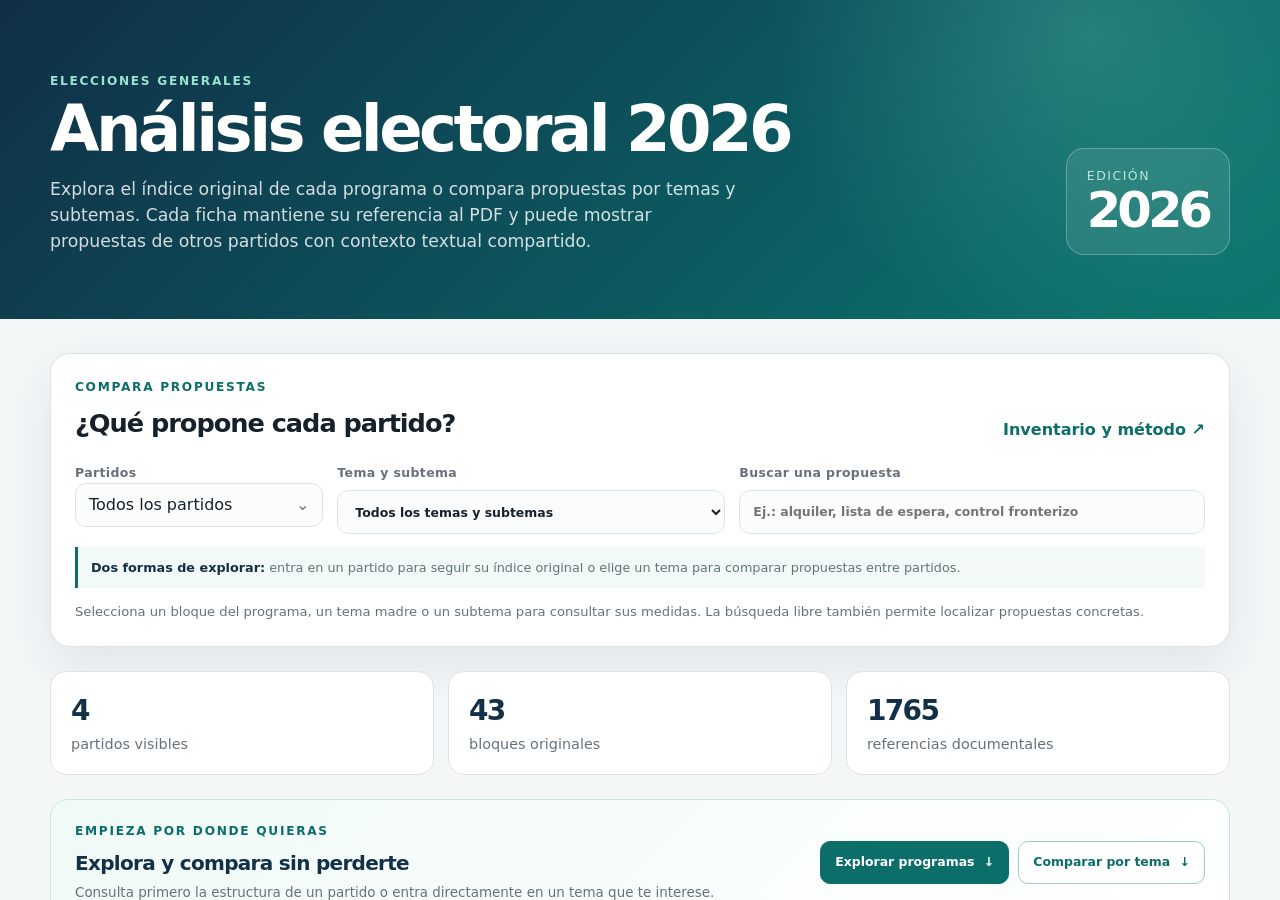
<file: index.html>
<!doctype html>
<html lang="es">
  <head>
    <meta charset="utf-8" />
    <meta name="viewport" content="width=device-width, initial-scale=1" />
    <meta http-equiv="refresh" content="0; url=./web/" />
    <title>Análisis electoral 2026</title>
    <style>
      body { margin: 0; padding: 3rem 1.25rem; color: #15364b; background: #eef3f4; font: 16px/1.5 system-ui, sans-serif; }
      main { max-width: 38rem; margin: 10vh auto; padding: 2rem; border: 1px solid #d7e1e5; border-radius: 1rem; background: white; }
      a { color: #08766f; font-weight: 700; }
    </style>
  </head>
  <body>
    <main>
      <h1>Análisis electoral 2026</h1>
      <p>Abriendo el análisis…</p>
      <p>Si no se abre automáticamente, <a href="./web/">entra aquí</a>.</p>
    </main>
  </body>
</html>
</file>
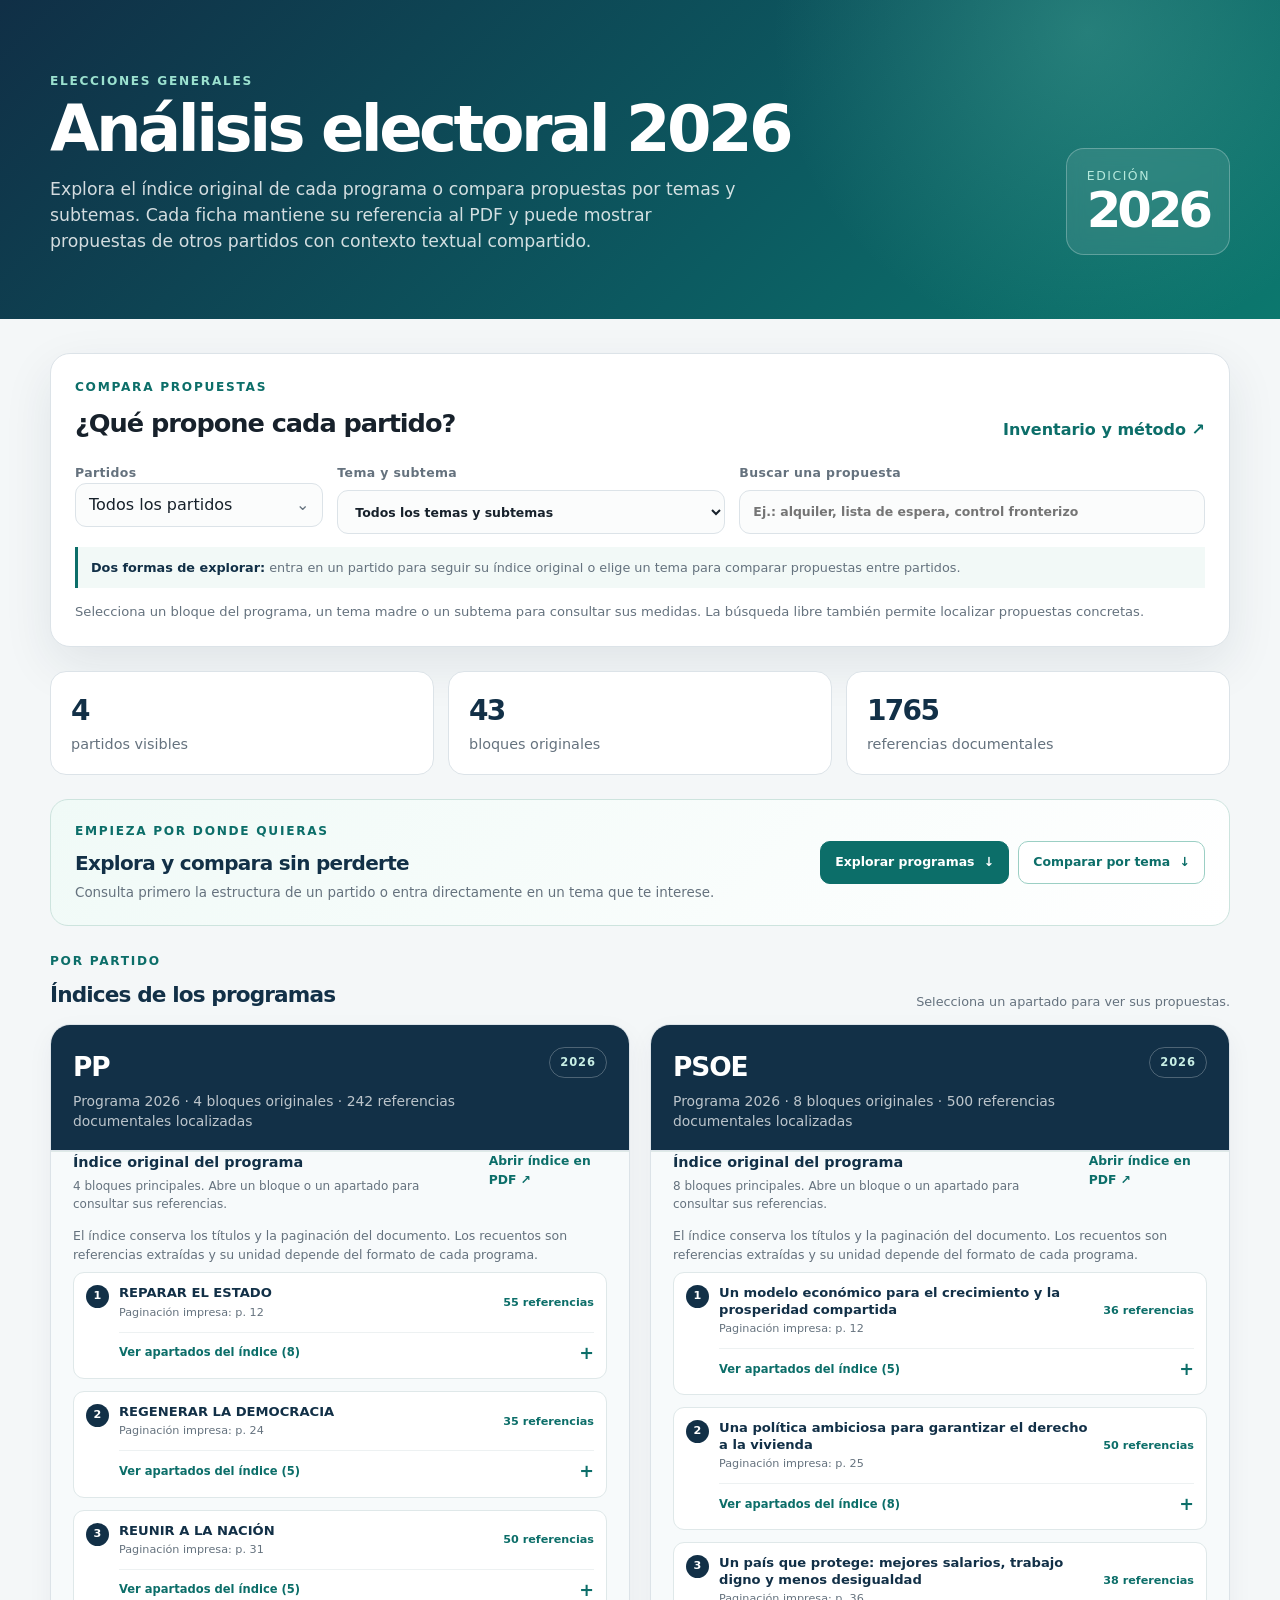
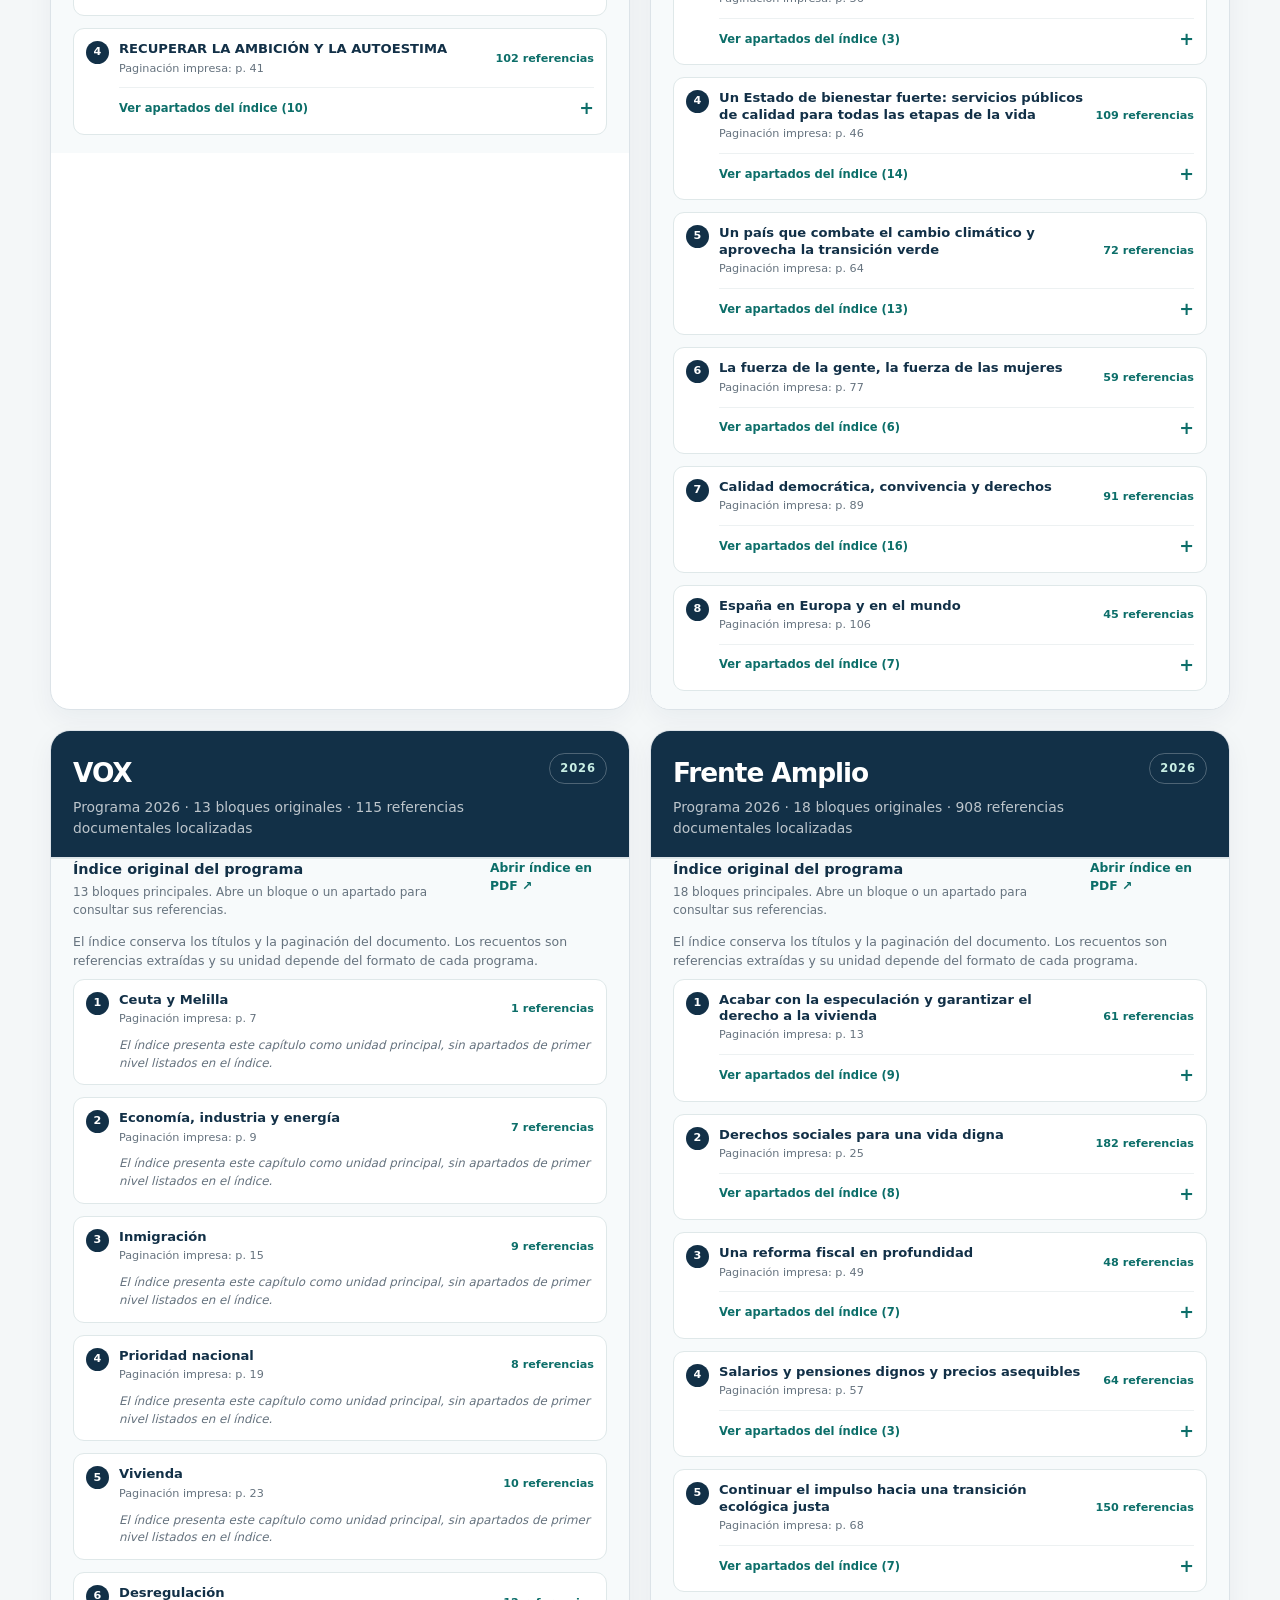
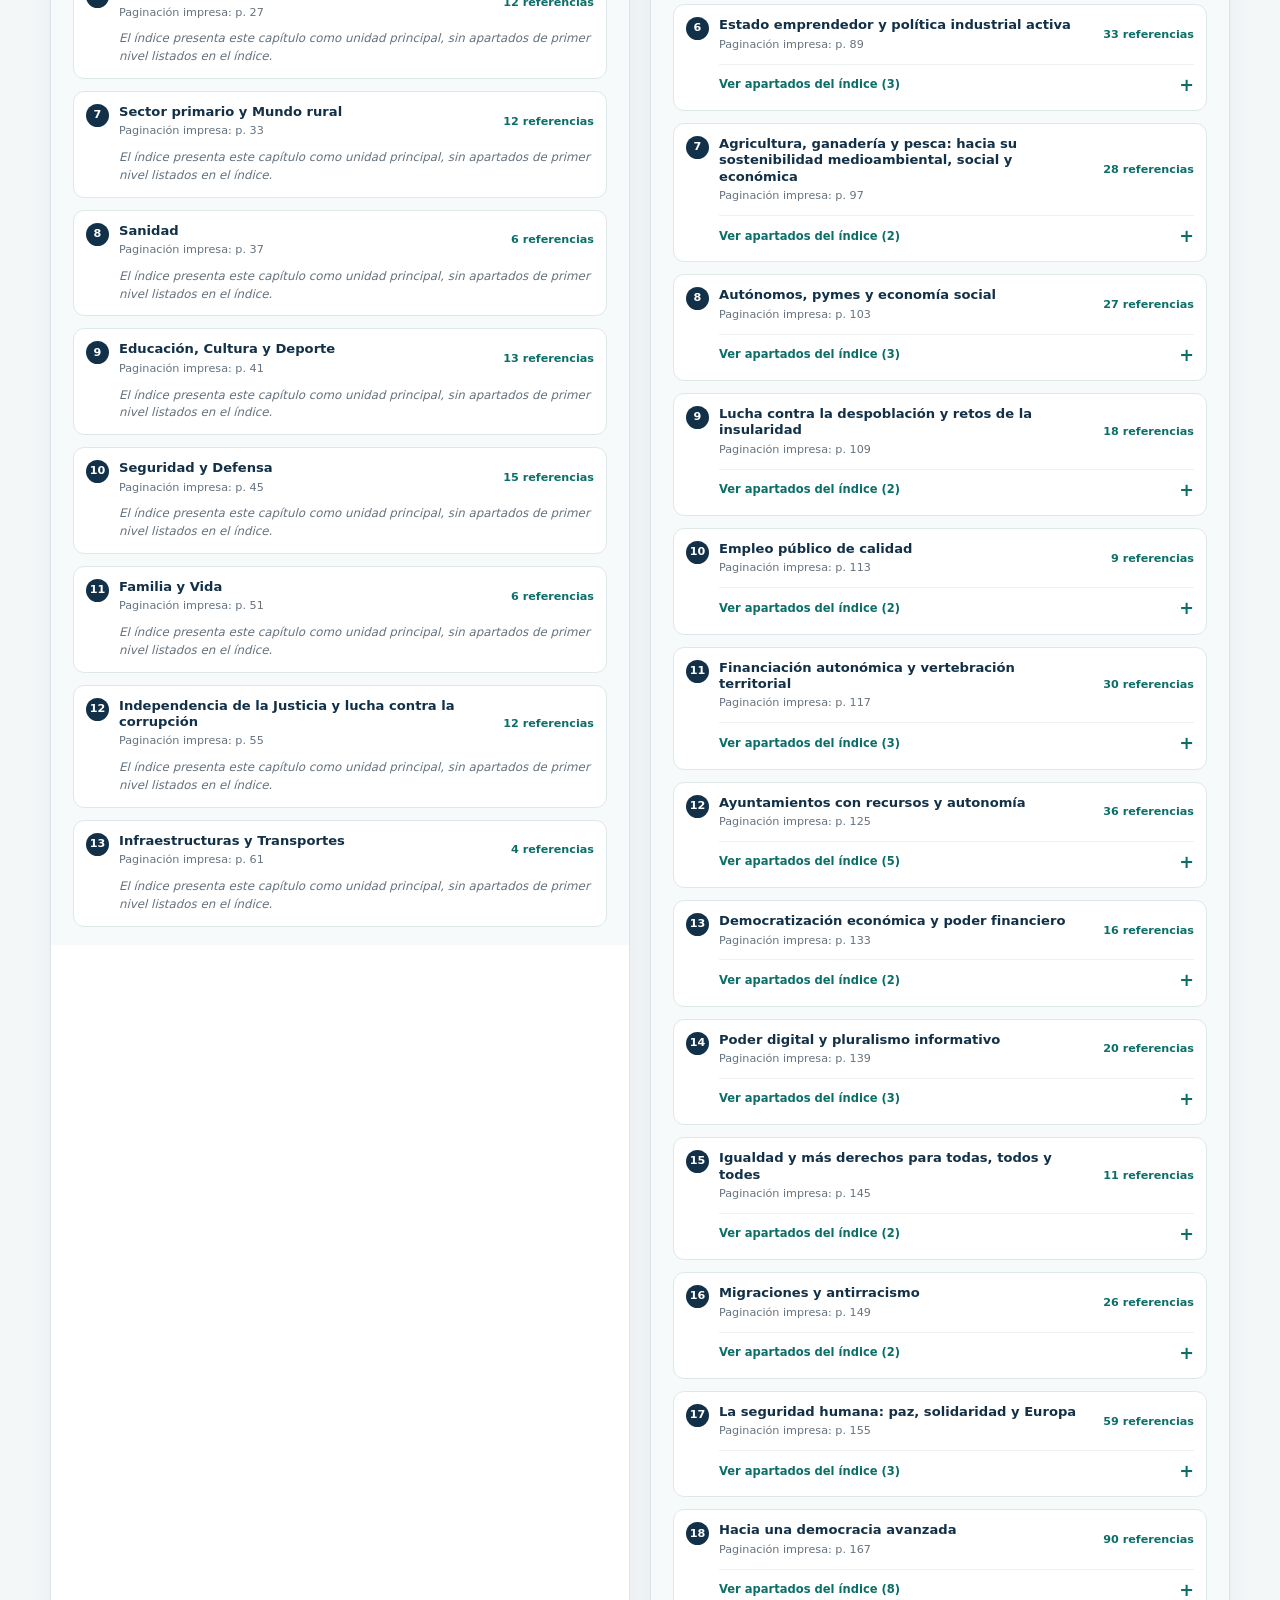
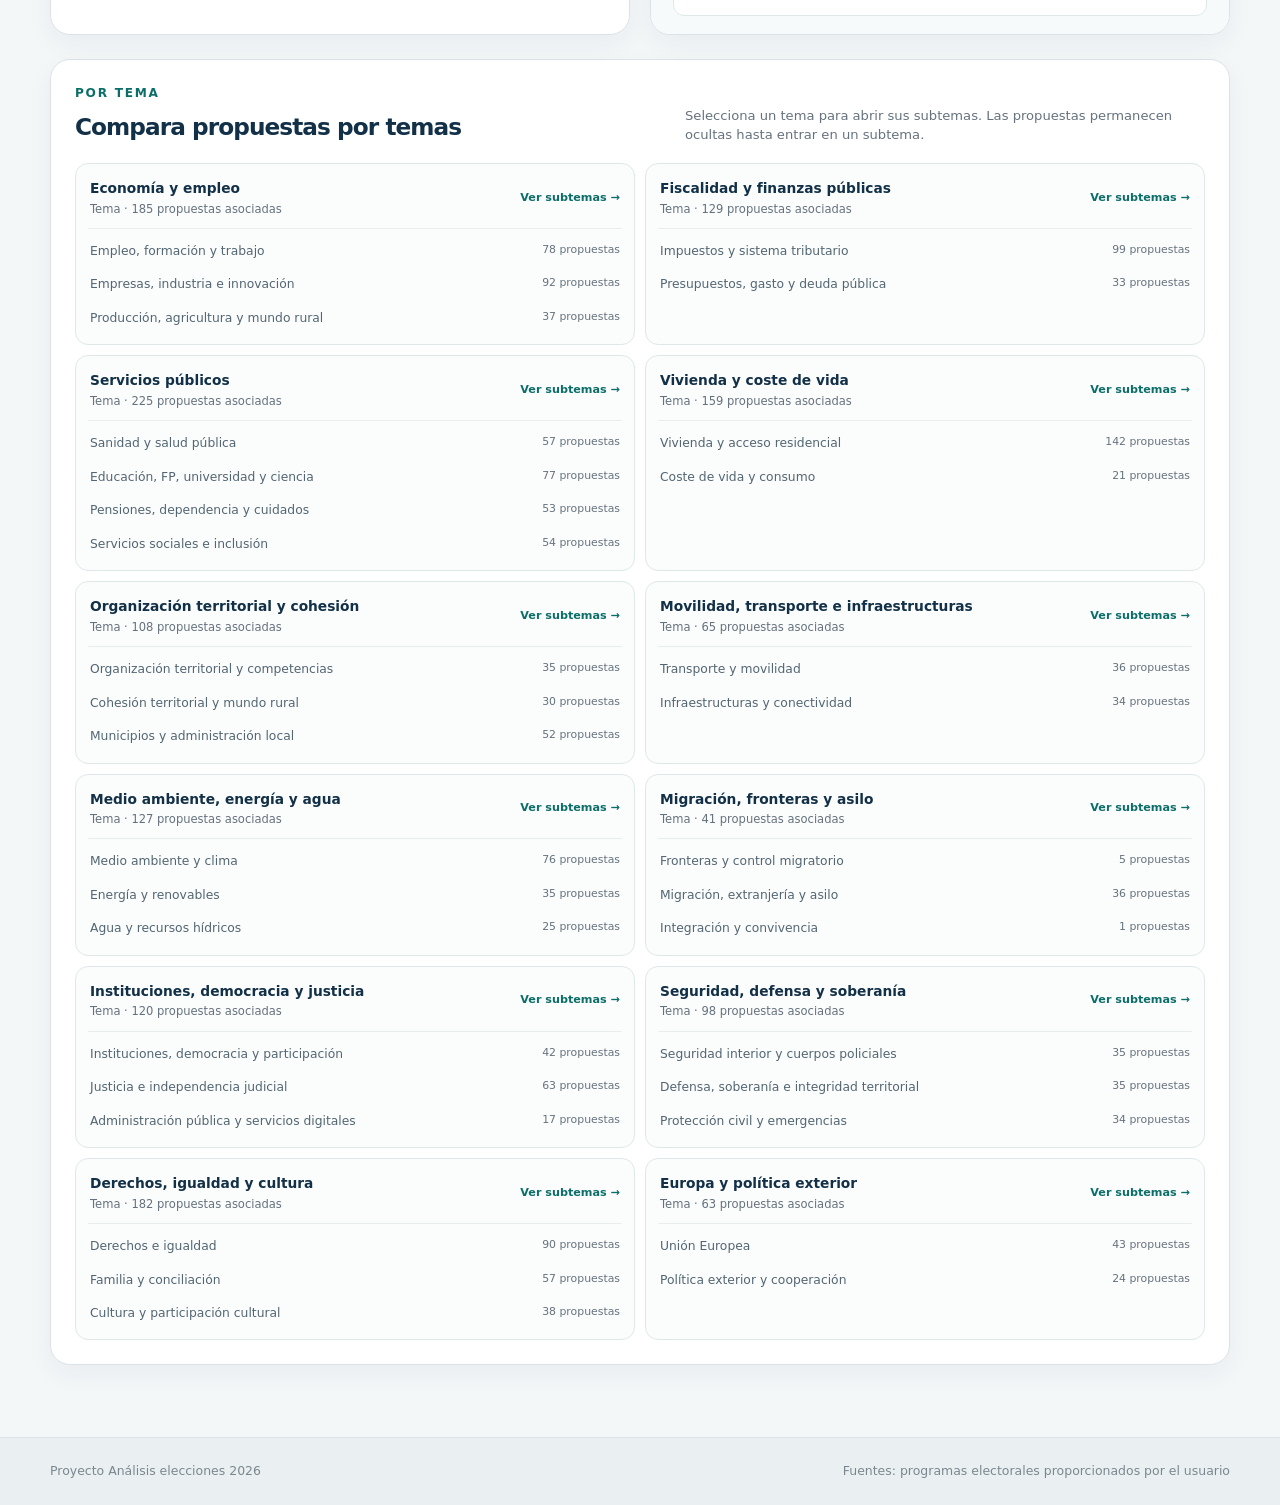
<file: web/index.html>
<!doctype html>
<html lang="es">
  <head>
    <meta charset="utf-8" />
    <meta name="viewport" content="width=device-width, initial-scale=1" />
    <meta name="description" content="Explora y compara propuestas de los programas electorales de 2026 con referencias a los documentos originales." />
    <title>Análisis electoral 2026</title>
    <link rel="stylesheet" href="styles.css" />
  </head>
  <body>
    <header class="hero">
      <div class="container hero-inner">
        <div>
          <p class="eyebrow">Elecciones Generales</p>
          <h1>Análisis electoral 2026</h1>
          <p class="hero-copy">Explora el índice original de cada programa o compara propuestas por temas y subtemas. Cada ficha mantiene su referencia al PDF y puede mostrar propuestas de otros partidos con contexto textual compartido.</p>
        </div>
        <div class="hero-badge"><span>Edición</span><strong>2026</strong></div>
      </div>
    </header>

    <main class="container main-content">
      <section class="toolbar" aria-label="Filtros del análisis">
        <div class="toolbar-heading">
          <div>
          <p class="eyebrow">Compara propuestas</p>
            <h2>¿Qué propone cada partido?</h2>
          </div>
          <a class="text-link" href="../analisis/inventario-metodo-2026.md" target="_blank" rel="noopener">Inventario y método ↗</a>
        </div>
        <div class="filters">
          <div class="party-picker-field">
            <span class="filter-label">Partidos</span>
            <details id="party-picker" class="party-picker">
              <summary id="party-summary">Todos los partidos</summary>
              <div class="party-options" role="group" aria-label="Seleccionar partidos">
                <label class="party-option"><input id="party-all" type="checkbox" checked /> <span>Todos los partidos</span></label>
                <div id="party-options"></div>
              </div>
            </details>
          </div>
          <label>
            Tema y subtema
            <select id="theme-filter"><option value="all">Todos los temas y subtemas</option></select>
          </label>
          <label class="search-field">
            Buscar una propuesta
            <input id="search-input" type="search" placeholder="Ej.: alquiler, lista de espera, control fronterizo" autocomplete="off" />
          </label>
        </div>
        <div id="taxonomy-help" class="taxonomy-help" aria-live="polite"></div>
        <p id="search-note" class="search-note" aria-live="polite"></p>
      </section>

      <section id="stats" class="stats" aria-label="Resumen del contenido"></section>
      <section id="results" class="results" aria-live="polite"></section>
    </main>

    <dialog id="measure-dialog" class="measure-dialog">
      <button id="close-dialog" class="dialog-close" type="button" aria-label="Cerrar">×</button>
      <div id="dialog-content"></div>
    </dialog>

    <footer class="footer">
      <div class="container footer-inner">
        <span>Proyecto Análisis elecciones 2026</span>
        <span>Fuentes: programas electorales proporcionados por el usuario</span>
      </div>
    </footer>

    <script src="program-structure-2026.js"></script>
    <script src="data-2026.js"></script>
    <script src="source-catalog-2026.js"></script>
    <script src="measure-relations-2026.js"></script>
    <script src="app.js"></script>
  </body>
</html>
</file>
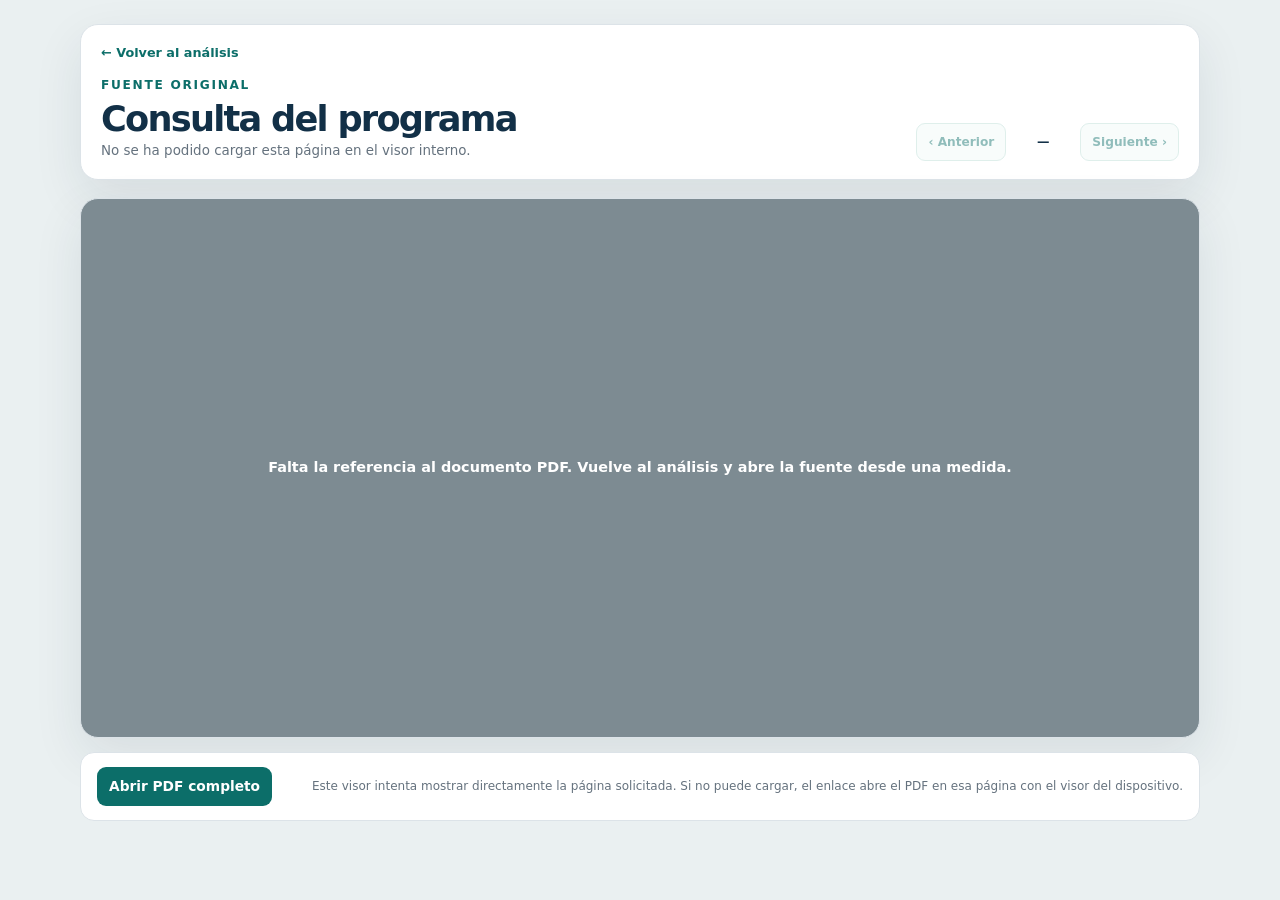
<file: web/pdf-viewer.html>
<!doctype html>
<html lang="es">
  <head>
    <meta charset="utf-8" />
    <meta name="viewport" content="width=device-width, initial-scale=1" />
    <title>Consulta del programa electoral</title>
    <link rel="stylesheet" href="styles.css" />
    <link rel="stylesheet" href="pdf-viewer.css" />
  </head>
  <body class="pdf-viewer-page">
    <main class="pdf-viewer-shell">
      <header class="pdf-viewer-header">
        <a class="pdf-viewer-back" href="index.html">← Volver al análisis</a>
        <div>
          <p class="eyebrow">Fuente original</p>
          <h1>Consulta del programa</h1>
          <p id="pdf-status" class="pdf-status">Cargando la página solicitada…</p>
        </div>
        <div class="pdf-viewer-actions">
          <button id="previous-page" type="button" disabled>‹ Anterior</button>
          <span id="page-indicator">—</span>
          <button id="next-page" type="button" disabled>Siguiente ›</button>
        </div>
      </header>
      <section class="pdf-canvas-wrap" aria-label="Página del programa electoral">
        <div id="pdf-loading" class="pdf-loading">Preparando el documento…</div>
        <canvas id="pdf-canvas"></canvas>
      </section>
      <footer class="pdf-viewer-footer">
        <a id="open-original" class="source-link" href="#" target="_blank" rel="noopener">Abrir PDF completo</a>
        <p>Este visor intenta mostrar directamente la página solicitada. Si no puede cargar, el enlace abre el PDF en esa página con el visor del dispositivo.</p>
      </footer>
    </main>
    <script>
      (() => {
        const params = new URLSearchParams(window.location.search);
        const file = params.get("file");
        const pageValue = Number.parseInt(params.get("page") || "1", 10);
        const page = Number.isInteger(pageValue) && pageValue > 0 ? pageValue : 1;
        const link = document.getElementById("open-original");
        if (!file || !link) return;

        const pdfUrl = new URL(file, window.location.href);
        pdfUrl.hash = `page=${page}`;
        link.href = pdfUrl.href;
      })();
    </script>
    <script type="module" src="pdf-viewer.js"></script>
  </body>
</html>
</file>
<file: web/styles.css>
:root {
  --ink: #17212b;
  --muted: #65727e;
  --line: #dce3e8;
  --surface: #ffffff;
  --canvas: #f4f7f8;
  --accent: #0c6e69;
  --accent-soft: #e2f2ef;
  --navy: #123047;
  --shadow: 0 18px 50px rgba(18, 48, 71, 0.09);
  font-family: Inter, ui-sans-serif, system-ui, -apple-system, BlinkMacSystemFont, "Segoe UI", sans-serif;
}

* { box-sizing: border-box; }

body {
  margin: 0;
  color: var(--ink);
  background: var(--canvas);
  line-height: 1.5;
}

.container { width: min(1180px, calc(100% - 40px)); margin: 0 auto; }

.hero {
  color: #fff;
  background:
    radial-gradient(circle at 85% 10%, rgba(105, 202, 179, 0.28), transparent 28%),
    linear-gradient(135deg, #102f46 0%, #0c5960 58%, #0c786e 100%);
}

.hero-inner { display: flex; justify-content: space-between; align-items: end; gap: 32px; padding: 72px 0 64px; }
.eyebrow { margin: 0 0 8px; color: var(--accent); font-size: 0.76rem; font-weight: 800; letter-spacing: 0.14em; text-transform: uppercase; }
.hero .eyebrow { color: #9be1cf; }
h1, h2, h3, h4, p { margin-top: 0; }
h1 { max-width: 760px; margin-bottom: 16px; font-size: clamp(2.25rem, 5vw, 4.6rem); line-height: 0.98; letter-spacing: -0.055em; }
.hero-copy { max-width: 700px; margin-bottom: 0; color: rgba(255,255,255,0.82); font-size: 1.08rem; }
.hero-badge { display: grid; min-width: 130px; padding: 18px 20px; border: 1px solid rgba(255,255,255,0.26); border-radius: 18px; background: rgba(255,255,255,0.09); backdrop-filter: blur(8px); }
.hero-badge span { color: #b6e9dc; font-size: 0.78rem; text-transform: uppercase; letter-spacing: 0.12em; }
.hero-badge strong { font-size: 3.1rem; line-height: 1; letter-spacing: -0.08em; }

.main-content { padding: 34px 0 72px; }
.toolbar { padding: 24px; border: 1px solid var(--line); border-radius: 20px; background: var(--surface); box-shadow: var(--shadow); }
.toolbar-heading { display: flex; justify-content: space-between; align-items: end; gap: 20px; margin-bottom: 22px; }
h2 { margin-bottom: 0; font-size: clamp(1.5rem, 2vw, 2rem); letter-spacing: -0.04em; }
.text-link, .source-link { color: var(--accent); font-weight: 750; text-decoration: none; }
.text-link:hover, .source-link:hover { text-decoration: underline; }
.filters { display: grid; grid-template-columns: 0.8fr 1.25fr 1.5fr; gap: 14px; }
label, .filter-label { display: grid; gap: 7px; color: var(--muted); font-size: 0.78rem; font-weight: 750; letter-spacing: 0.03em; }
select, input { width: 100%; min-height: 44px; padding: 0 13px; color: var(--ink); border: 1px solid var(--line); border-radius: 11px; background: #fbfcfc; font: inherit; }
select:focus, input:focus, button:focus-visible, a:focus-visible { outline: 3px solid rgba(12,110,105,0.25); outline-offset: 2px; }
.party-picker { position: relative; }
.party-picker summary { display: flex; align-items: center; justify-content: space-between; min-height: 44px; padding: 0 13px; color: var(--ink); border: 1px solid var(--line); border-radius: 11px; background: #fbfcfc; font: inherit; cursor: pointer; list-style: none; }
.party-picker summary::-webkit-details-marker { display: none; }
.party-picker summary::after { content: "⌄"; color: var(--muted); font-size: 1rem; }
.party-picker[open] summary { border-color: #9bcfc4; border-bottom-left-radius: 0; border-bottom-right-radius: 0; }
.party-options { position: absolute; z-index: 5; top: calc(100% - 1px); left: 0; right: 0; padding: 8px; border: 1px solid #9bcfc4; border-radius: 0 0 11px 11px; background: #fff; box-shadow: 0 16px 34px rgba(7, 24, 34, 0.14); }
.party-option { display: flex; align-items: center; gap: 9px; min-height: 36px; padding: 7px 8px; color: var(--ink); font-size: 0.83rem; font-weight: 650; letter-spacing: 0; cursor: pointer; }
.party-option:hover { border-radius: 7px; background: #eef8f5; }
.party-option input { width: 16px; min-height: 16px; accent-color: var(--accent); }
#theme-filter option[value^="theme:"] { color: var(--navy); background: #e8f5f2; font-weight: 800; }
#theme-filter option[value^="subtheme:"] { color: var(--muted); font-weight: 500; }
.taxonomy-help { margin: 13px 0 0; padding: 11px 13px; border-left: 3px solid var(--accent); color: var(--muted); background: #f2f9f7; font-size: 0.8rem; line-height: 1.5; }
.taxonomy-help strong { color: var(--navy); }
.taxonomy-help span { display: block; margin-top: 3px; color: #52707c; }
.search-note { margin: 14px 0 0; color: var(--muted); font-size: 0.82rem; }
.search-note strong { color: var(--accent); }

.stats { display: grid; grid-template-columns: repeat(3, 1fr); gap: 14px; margin: 24px 0; }
.stat { padding: 18px 20px; border: 1px solid var(--line); border-radius: 16px; background: #fff; }
.stat strong { display: block; color: var(--navy); font-size: 1.75rem; letter-spacing: -0.06em; }
.stat span { color: var(--muted); font-size: 0.9rem; }

.results { display: block; }
.party-grid { display: grid; grid-template-columns: repeat(2, minmax(0, 1fr)); gap: 20px; }
.party-card { overflow: hidden; border: 1px solid var(--line); border-radius: 20px; background: #fff; box-shadow: 0 9px 26px rgba(18, 48, 71, 0.05); }
.party-header { display: flex; justify-content: space-between; gap: 16px; padding: 22px 22px 18px; color: #fff; background: var(--navy); }
.party-header h3 { margin-bottom: 4px; font-size: 1.65rem; letter-spacing: -0.04em; }
.party-header p { margin-bottom: 0; color: rgba(255,255,255,0.72); font-size: 0.87rem; }
.party-code { align-self: start; padding: 6px 10px; border: 1px solid rgba(255,255,255,0.25); border-radius: 999px; color: #c8eee4; font-size: 0.72rem; font-weight: 800; letter-spacing: 0.08em; }
.program-structure { border-top: 1px solid var(--line); background: #f7fafb; }
.program-structure summary { display: flex; justify-content: space-between; align-items: center; gap: 14px; padding: 14px 22px; color: var(--navy); cursor: pointer; list-style: none; }
.program-structure summary::-webkit-details-marker { display: none; }
.program-structure summary::after { content: "⌄"; color: var(--accent); font-size: 1.1rem; }
.program-structure[open] summary { background: #eef7f5; }
.program-structure summary > span:first-child { display: grid; gap: 2px; }
.program-structure summary strong { font-size: 0.83rem; }
.program-structure summary small { color: var(--muted); font-size: 0.74rem; font-weight: 600; }
.structure-toggle { margin-left: auto; color: var(--accent); font-size: 0.73rem; font-weight: 800; }
.structure-content { padding: 0 22px 18px; border-top: 1px solid #dfeae8; }
.structure-intro { margin: 14px 0 8px; color: var(--muted); font-size: 0.78rem; }
.structure-source-link { display: inline-block; margin-bottom: 14px; color: var(--accent); font-size: 0.77rem; font-weight: 800; text-decoration: none; }
.structure-source-link:hover { text-decoration: underline; }
.structure-blocks { display: grid; gap: 12px; margin: 0; padding: 0; list-style: none; counter-reset: structure-block; }
.structure-block { padding: 12px; border: 1px solid #dfe8e9; border-radius: 11px; background: #fff; counter-increment: structure-block; }
.structure-block-heading { display: flex; align-items: flex-start; gap: 10px; }
.structure-number { display: grid; place-items: center; flex: 0 0 auto; width: 23px; height: 23px; border-radius: 50%; color: #fff; background: var(--navy); font-size: 0.7rem; font-weight: 850; }
.structure-block-heading strong { display: block; color: var(--navy); font-size: 0.82rem; line-height: 1.25; }
.structure-block-heading small { display: block; margin-top: 3px; color: var(--muted); font-size: 0.7rem; }
.structure-sections { display: grid; gap: 4px; margin: 10px 0 0 33px; padding-left: 18px; color: #536673; font-size: 0.75rem; }
.structure-sections li::marker { color: var(--accent); font-weight: 800; }
.structure-section-button { display: grid; gap: 3px; width: 100%; padding: 6px 7px; color: var(--ink); border: 0; border-radius: 7px; background: transparent; font: inherit; text-align: left; cursor: pointer; }
.structure-section-button:hover { color: var(--accent); background: #f0faf7; }
.structure-section-button span { font-size: 0.75rem; }
.structure-section-button small { color: var(--muted); font-size: 0.67rem; }
.structure-empty { margin: 9px 0 0 33px; color: var(--muted); font-size: 0.74rem; font-style: italic; }
.program-index-heading { display: flex; justify-content: space-between; align-items: start; gap: 14px; }
.program-index-heading > div { display: grid; gap: 3px; }
.program-index-heading strong { color: var(--navy); font-size: 0.9rem; }
.program-index-heading small { color: var(--muted); font-size: 0.75rem; }
.program-block-button { display: flex; justify-content: space-between; align-items: center; gap: 12px; width: 100%; padding: 0; color: var(--ink); border: 0; background: transparent; font: inherit; text-align: left; cursor: pointer; }
.program-block-button:hover .structure-block-heading strong { color: var(--accent); }
.node-count { flex: 0 0 auto; color: var(--accent); font-size: 0.7rem; font-weight: 800; white-space: nowrap; }
.program-section-list { margin: 10px 0 0 33px; border-top: 1px solid #edf1f2; }
.program-section-list summary { padding: 7px 0 0; color: var(--accent); font-size: 0.72rem; font-weight: 800; cursor: pointer; list-style: none; }
.program-section-list summary::-webkit-details-marker { display: none; }
.program-section-list summary::after { content: " +"; }
.program-section-list[open] summary::after { content: " −"; }
.view-intro { margin-bottom: 18px; padding: 14px 16px; border: 1px solid #cde4de; border-radius: 13px; color: #52707c; background: #f0faf7; font-size: 0.83rem; }
.view-intro strong { color: var(--navy); }
.quick-actions { display: flex; justify-content: space-between; align-items: center; gap: 22px; margin-bottom: 26px; padding: 22px 24px; border: 1px solid #cde4de; border-radius: 18px; background: linear-gradient(135deg, #f0faf7, #fff); }
.quick-actions h3 { margin-bottom: 5px; color: var(--navy); font-size: 1.25rem; letter-spacing: -0.035em; }
.quick-actions p:last-child { margin-bottom: 0; color: var(--muted); font-size: 0.84rem; }
.quick-action-buttons { display: flex; flex-wrap: wrap; justify-content: flex-end; gap: 9px; }
.quick-action { padding: 11px 14px; color: var(--accent); border: 1px solid #9bcfc4; border-radius: 10px; background: #fff; font: inherit; font-size: 0.78rem; font-weight: 800; cursor: pointer; }
.quick-action:hover { background: #eef8f5; }
.quick-action.primary-action { color: #fff; border-color: var(--accent); background: var(--accent); }
.quick-action span { margin-left: 5px; }
.explorer-section { scroll-margin-top: 18px; }
.section-heading { display: flex; justify-content: space-between; align-items: end; gap: 18px; margin: 0 0 13px; }
.section-heading h3 { margin-bottom: 0; color: var(--navy); font-size: 1.35rem; letter-spacing: -0.04em; }
.section-heading > p { margin-bottom: 0; color: var(--muted); font-size: 0.8rem; }
.topic-browser { margin-top: 24px; padding: 24px; border: 1px solid var(--line); border-radius: 20px; background: #fff; box-shadow: 0 9px 26px rgba(18, 48, 71, 0.05); }
.browser-heading { display: flex; justify-content: space-between; align-items: end; gap: 22px; margin-bottom: 18px; }
.browser-heading h3 { margin-bottom: 0; color: var(--navy); font-size: 1.45rem; letter-spacing: -0.04em; }
.browser-heading p:last-child { max-width: 520px; margin-bottom: 0; color: var(--muted); font-size: 0.82rem; }
.topic-grid { display: grid; grid-template-columns: repeat(2, minmax(0, 1fr)); gap: 10px; }
.topic-node { padding: 12px; border: 1px solid #dfe8e9; border-radius: 13px; background: #fbfcfc; }
.topic-parent-button, .topic-child-button, .topic-detail-button { width: 100%; color: var(--ink); border: 0; background: transparent; font: inherit; text-align: left; cursor: pointer; }
.topic-parent-button { display: flex; justify-content: space-between; align-items: center; gap: 12px; padding: 2px 2px 10px; border-bottom: 1px solid #e8eeee; }
.topic-parent-button span:first-child { display: grid; gap: 2px; }
.topic-parent-button strong { color: var(--navy); font-size: 0.86rem; }
.topic-parent-button small { color: var(--muted); font-size: 0.72rem; }
.topic-parent-button > span:last-child { color: var(--accent); font-size: 0.7rem; font-weight: 800; white-space: nowrap; }
.topic-children { display: grid; gap: 5px; padding-top: 8px; }
.topic-child-button { display: flex; justify-content: space-between; gap: 12px; padding: 5px 2px; color: #536673; font-size: 0.77rem; }
.topic-child-button:hover, .topic-detail-button:hover { color: var(--accent); }
.topic-child-button small { color: var(--muted); font-size: 0.68rem; white-space: nowrap; }
.drilldown { display: grid; gap: 16px; }
.back-button { justify-self: start; padding: 8px 11px; color: var(--accent); border: 1px solid #b9dcd5; border-radius: 9px; background: #f0faf7; font: inherit; font-size: 0.76rem; font-weight: 800; cursor: pointer; }
.drilldown-heading { padding: 20px 22px; border: 1px solid var(--line); border-radius: 18px; background: #fff; }
.drilldown-heading h3 { margin-bottom: 7px; color: var(--navy); font-size: 1.6rem; letter-spacing: -0.04em; }
.drilldown-heading p:last-child { max-width: 760px; margin-bottom: 0; color: var(--muted); font-size: 0.87rem; }
.topic-detail-grid { display: grid; grid-template-columns: repeat(2, minmax(0, 1fr)); gap: 12px; }
.topic-detail-button { display: grid; gap: 5px; padding: 17px; border: 1px solid #dfe8e9; border-radius: 13px; background: #fff; box-shadow: 0 6px 18px rgba(18, 48, 71, 0.04); }
.topic-detail-button strong { color: var(--navy); font-size: 0.9rem; }
.topic-detail-button span { color: var(--accent); font-size: 0.75rem; font-weight: 750; }
.selected-node-content { padding: 18px 22px 22px; }
.selected-node-label { margin-bottom: 14px; color: var(--accent); font-size: 0.78rem; font-weight: 850; letter-spacing: 0.04em; text-transform: uppercase; }
.no-measures { margin: 0; color: var(--muted); font-size: 0.84rem; }
.comparison-board { overflow: hidden; border: 1px solid var(--line); border-radius: 18px; background: #fff; box-shadow: 0 9px 26px rgba(18, 48, 71, 0.05); }
.comparison-board-heading { display: flex; justify-content: space-between; align-items: center; gap: 18px; padding: 16px 20px; border-bottom: 1px solid var(--line); background: #f7fafb; }
.comparison-board-heading > div { display: grid; gap: 2px; }
.comparison-board-heading strong { color: var(--navy); font-size: 0.9rem; }
.comparison-board-heading small, .comparison-board-heading > span { color: var(--muted); font-size: 0.75rem; }
.comparison-party-row { border-bottom: 1px solid var(--line); }
.comparison-party-row:last-child { border-bottom: 0; }
.comparison-party-row > summary { display: flex; justify-content: space-between; align-items: center; gap: 20px; padding: 17px 20px; cursor: pointer; list-style: none; }
.comparison-party-row > summary::-webkit-details-marker { display: none; }
.comparison-party-row > summary:hover { background: #f4faf8; }
.comparison-party-main { display: grid; gap: 5px; min-width: 0; }
.comparison-party-heading { display: flex; align-items: center; gap: 10px; }
.comparison-party-heading strong, .comparison-party-empty strong { color: var(--navy); font-size: 1rem; }
.comparison-count { color: var(--accent); font-size: 0.73rem; font-weight: 800; }
.comparison-preview-label { color: var(--muted); font-size: 0.7rem; font-weight: 750; }
.comparison-preview { display: grid; gap: 2px; margin: 0; padding: 0 0 0 16px; color: #536673; font-size: 0.78rem; }
.comparison-preview li::marker { color: var(--accent); }
.comparison-preview-more { color: var(--accent); font-weight: 750; }
.comparison-row-cta { flex: 0 0 auto; color: var(--accent); font-size: 0.76rem; font-weight: 850; white-space: nowrap; }
.comparison-party-row[open] > summary { background: #eef8f5; }
.comparison-party-row[open] .comparison-row-cta span { display: inline-block; transform: rotate(180deg); }
.comparison-expanded { padding: 0 20px 20px; }
.comparison-party-empty { padding: 17px 20px; }
.comparison-party-empty p { margin: 4px 0 0; color: var(--muted); font-size: 0.78rem; }
.measure-group, .program-measure-section, .measure-section-group { overflow: hidden; margin-top: 9px; border: 1px solid #dfe8e9; border-radius: 10px; background: #fff; }
.measure-group > summary, .program-measure-section > summary, .measure-section-group > summary { display: flex; justify-content: space-between; align-items: center; gap: 14px; padding: 12px 13px; color: var(--navy); background: #fbfcfc; cursor: pointer; list-style: none; }
.measure-group > summary::-webkit-details-marker, .program-measure-section > summary::-webkit-details-marker, .measure-section-group > summary::-webkit-details-marker { display: none; }
.measure-group > summary::after, .program-measure-section > summary::after, .measure-section-group > summary::after { content: "+"; color: var(--accent); font-weight: 850; }
.measure-group[open] > summary, .program-measure-section[open] > summary, .measure-section-group[open] > summary { background: #eef8f5; }
.measure-group > summary strong, .program-measure-section > summary strong { font-size: 0.82rem; }
.measure-group > summary span:last-child, .program-measure-section > summary > span:last-child, .measure-section-group > summary small { color: var(--accent); font-size: 0.7rem; font-weight: 800; white-space: nowrap; }
.program-measure-section > summary > span:first-child { display: grid; gap: 3px; }
.program-measure-section > summary small { color: var(--muted); font-size: 0.68rem; font-weight: 600; }
.measure-group-content { padding: 0 12px 12px; }
.measure-group-content .measure-list { padding-top: 9px; }
.related-proposals { margin: 22px 0 0; padding: 18px; border: 1px solid #b9dcd5; border-radius: 14px; background: #f3faf8; }
.related-heading { display: flex; justify-content: space-between; align-items: center; gap: 14px; }
.related-heading .eyebrow { margin: 0 0 3px; }
.related-heading h4 { margin: 0; color: var(--navy); font-size: 1.05rem; }
.related-heading > span { color: var(--muted); font-size: 0.72rem; }
.related-method { margin: 10px 0 12px; color: var(--muted); font-size: 0.78rem; line-height: 1.5; }
.related-party-list { display: grid; gap: 9px; }
.related-party { padding: 12px; border: 1px solid #dcebe7; border-radius: 10px; background: #fff; }
.related-party h5 { margin: 0 0 8px; color: var(--navy); font-size: 0.82rem; }
.related-party > p { margin: 0; color: var(--muted); font-size: 0.75rem; line-height: 1.45; }
.related-candidate { display: grid; gap: 5px; margin-top: 8px; padding: 10px 0 2px; border-top: 1px solid #e9efef; }
.related-candidate:first-of-type { margin-top: 0; padding-top: 0; border-top: 0; }
.related-candidate > strong { color: var(--ink); font-size: 0.8rem; line-height: 1.35; }
.related-candidate > small { color: var(--accent); font-size: 0.67rem; font-weight: 800; }
.related-candidate > p { margin: 0; color: var(--muted); font-size: 0.74rem; line-height: 1.45; }
.related-candidate .related-evidence { color: #536673; }
.related-candidate a { justify-self: start; color: var(--accent); font-size: 0.73rem; font-weight: 800; text-decoration: none; }
.related-candidate a:hover { text-decoration: underline; }
.priority { padding: 20px 22px; border-top: 1px solid var(--line); }
.priority:first-child { border-top: 0; }
.priority-meta { display: flex; align-items: center; gap: 8px; margin-bottom: 8px; }
.priority-number { color: var(--accent); font-size: 0.78rem; font-weight: 850; }
.theme-list { display: flex; flex-wrap: wrap; gap: 5px; }
.theme { padding: 4px 8px; border-radius: 999px; color: var(--accent); background: var(--accent-soft); font-size: 0.7rem; font-weight: 750; }
.priority h4 { margin-bottom: 8px; font-size: 1.08rem; line-height: 1.2; }
.priority-description { margin-bottom: 14px; color: var(--muted); font-size: 0.91rem; }
.measure-heading { display: flex; align-items: center; justify-content: space-between; margin: 0 0 8px; color: var(--accent); font-size: 0.73rem; font-weight: 850; letter-spacing: 0.04em; text-transform: uppercase; }
.measure-heading span { color: var(--muted); font-size: 0.7rem; letter-spacing: 0; }
.measure-list { display: grid; gap: 8px; margin: 0; padding: 0; list-style: none; }
.measure-button { display: flex; justify-content: space-between; align-items: center; gap: 12px; width: 100%; padding: 11px 12px; color: var(--ink); border: 1px solid #e3e9ec; border-radius: 10px; background: #fbfcfc; font: inherit; text-align: left; cursor: pointer; transition: 0.16s ease; }
.measure-button:hover { border-color: #9bcfc4; background: #f0faf7; transform: translateY(-1px); }
.measure-button span:first-child { font-size: 0.86rem; font-weight: 680; }
.measure-title { display: block; }
.measure-section { display: block; margin-top: 4px; color: var(--muted); font-size: 0.74rem; font-weight: 600; }
.document-heading { color: var(--teal); }
.summary-heading { padding-top: 14px; border-top: 1px solid var(--line); color: var(--muted); }
.measure-page { flex: 0 0 auto; color: var(--accent); font-size: 0.73rem; font-weight: 800; white-space: nowrap; }
.empty { grid-column: 1 / -1; padding: 42px; border: 1px dashed #b9c8ce; border-radius: 18px; color: var(--muted); background: #fff; text-align: center; }
.match-count { margin-left: auto; color: var(--muted); font-size: 0.72rem; font-weight: 700; white-space: nowrap; }


.measure-dialog { position: relative; width: min(680px, calc(100% - 32px)); padding: 0; border: 0; border-radius: 20px; color: var(--ink); box-shadow: 0 30px 100px rgba(0,0,0,0.3); }
.measure-dialog::backdrop { background: rgba(7, 24, 34, 0.62); backdrop-filter: blur(4px); }
.dialog-content { padding: 34px; }
.dialog-close { position: absolute; top: 14px; right: 16px; width: 35px; height: 35px; border: 0; border-radius: 50%; color: var(--muted); background: #f0f4f5; font-size: 1.4rem; cursor: pointer; }
.dialog-kicker { margin-bottom: 8px; color: var(--accent); font-size: 0.76rem; font-weight: 800; letter-spacing: 0.1em; text-transform: uppercase; }
.dialog-content h3 { max-width: 580px; margin-bottom: 14px; font-size: 1.65rem; line-height: 1.15; letter-spacing: -0.04em; }
.dialog-content p { color: var(--muted); }
.dialog-context { margin: -4px 0 16px; color: var(--muted); font-size: 0.84rem; }
.dialog-context strong { color: var(--navy); }
.source-box { margin-top: 22px; padding: 16px; border: 1px solid #cde4de; border-radius: 14px; background: #f0faf7; }
.source-box strong { display: block; margin-bottom: 5px; color: var(--navy); }
.source-box p { margin-bottom: 12px; font-size: 0.88rem; }
.source-link { display: inline-block; padding: 10px 13px; border-radius: 9px; color: #fff; background: var(--accent); font-size: 0.86rem; }
.source-link:hover { color: #fff; text-decoration: none; background: #095c58; }
.source-secondary-link { display: block; margin-top: 10px; color: var(--accent); font-size: 0.76rem; font-weight: 750; text-decoration: none; }
.source-secondary-link:hover { text-decoration: underline; }

.footer { padding: 24px 0; color: #7b8790; border-top: 1px solid var(--line); background: #eaf0f1; font-size: 0.78rem; }
.footer-inner { display: flex; justify-content: space-between; gap: 20px; }

@media (max-width: 850px) {
  .hero-inner { align-items: start; flex-direction: column; padding: 52px 0 48px; }
  .hero-badge { min-width: 110px; }
  .filters, .party-grid, .topic-grid, .topic-detail-grid { grid-template-columns: 1fr; }
  .stats { grid-template-columns: 1fr; }
  .toolbar-heading, .footer-inner { align-items: start; flex-direction: column; }
  .browser-heading, .program-index-heading, .quick-actions, .section-heading, .comparison-board-heading { align-items: start; flex-direction: column; }
  .related-heading { align-items: start; flex-direction: column; }
  .quick-action-buttons { justify-content: flex-start; }
}

@media (max-width: 520px) {
  .container { width: min(100% - 26px, 1180px); }
  .toolbar, .party-header, .priority { padding-left: 16px; padding-right: 16px; }
  h1 { font-size: 2.65rem; }
}
</file>
<file: web/pdf-viewer.css>
.pdf-viewer-page { min-height: 100vh; background: #eaf0f1; }
.pdf-viewer-shell { width: min(1120px, calc(100% - 28px)); margin: 0 auto; padding: 24px 0 42px; }
.pdf-viewer-header { display: grid; grid-template-columns: 1fr auto; gap: 14px 24px; align-items: end; padding: 18px 20px; border: 1px solid var(--line); border-radius: 18px; background: #fff; box-shadow: var(--shadow); }
.pdf-viewer-back { grid-column: 1 / -1; color: var(--accent); font-size: 0.8rem; font-weight: 800; text-decoration: none; }
.pdf-viewer-back:hover { text-decoration: underline; }
.pdf-viewer-header h1 { margin: 0 0 4px; color: var(--navy); font-size: clamp(1.45rem, 3vw, 2.2rem); letter-spacing: -0.05em; }
.pdf-status { margin: 0; color: var(--muted); font-size: 0.84rem; }
.pdf-viewer-actions { display: flex; align-items: center; gap: 8px; }
.pdf-viewer-actions button { padding: 9px 11px; color: var(--accent); border: 1px solid #b9dcd5; border-radius: 9px; background: #f0faf7; font: inherit; font-size: 0.76rem; font-weight: 800; cursor: pointer; }
.pdf-viewer-actions button:disabled { cursor: not-allowed; opacity: 0.45; }
#page-indicator { min-width: 58px; color: var(--navy); font-size: 0.78rem; font-weight: 800; text-align: center; }
.pdf-canvas-wrap { display: grid; place-items: center; min-height: 60vh; margin-top: 18px; padding: 18px; border: 1px solid var(--line); border-radius: 18px; background: #7d8b92; box-shadow: var(--shadow); }
#pdf-canvas { display: none; max-width: 100%; height: auto; background: #fff; box-shadow: 0 18px 38px rgba(0, 0, 0, 0.22); }
.pdf-loading { color: #fff; font-size: 0.9rem; font-weight: 700; }
.pdf-viewer-footer { display: flex; justify-content: space-between; align-items: center; gap: 18px; margin-top: 14px; padding: 14px 16px; border: 1px solid var(--line); border-radius: 14px; background: #fff; }
.pdf-viewer-footer p { margin: 0; color: var(--muted); font-size: 0.75rem; }
.pdf-viewer-footer .source-link { padding: 9px 12px; white-space: nowrap; }
@media (max-width: 700px) {
  .pdf-viewer-header { grid-template-columns: 1fr; }
  .pdf-viewer-actions { justify-content: space-between; }
  .pdf-viewer-footer { align-items: start; flex-direction: column; }
}
</file>
